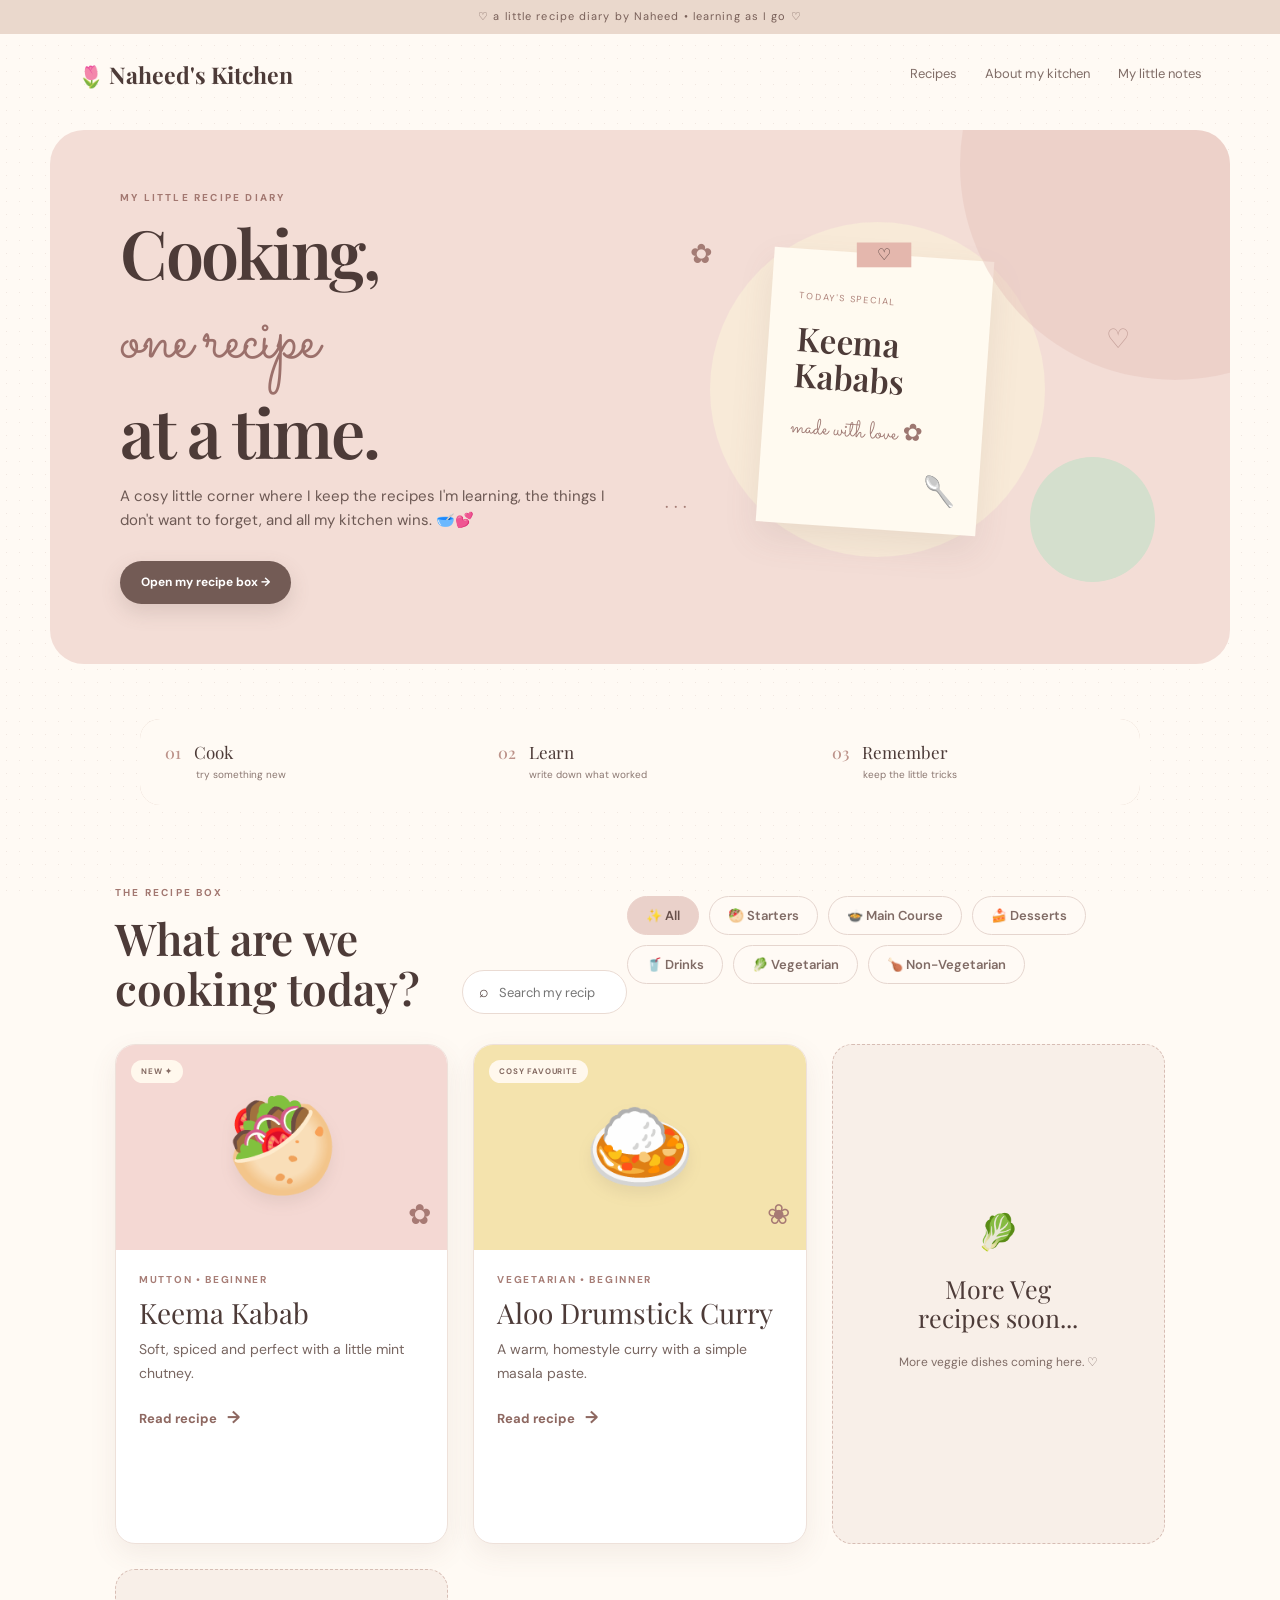
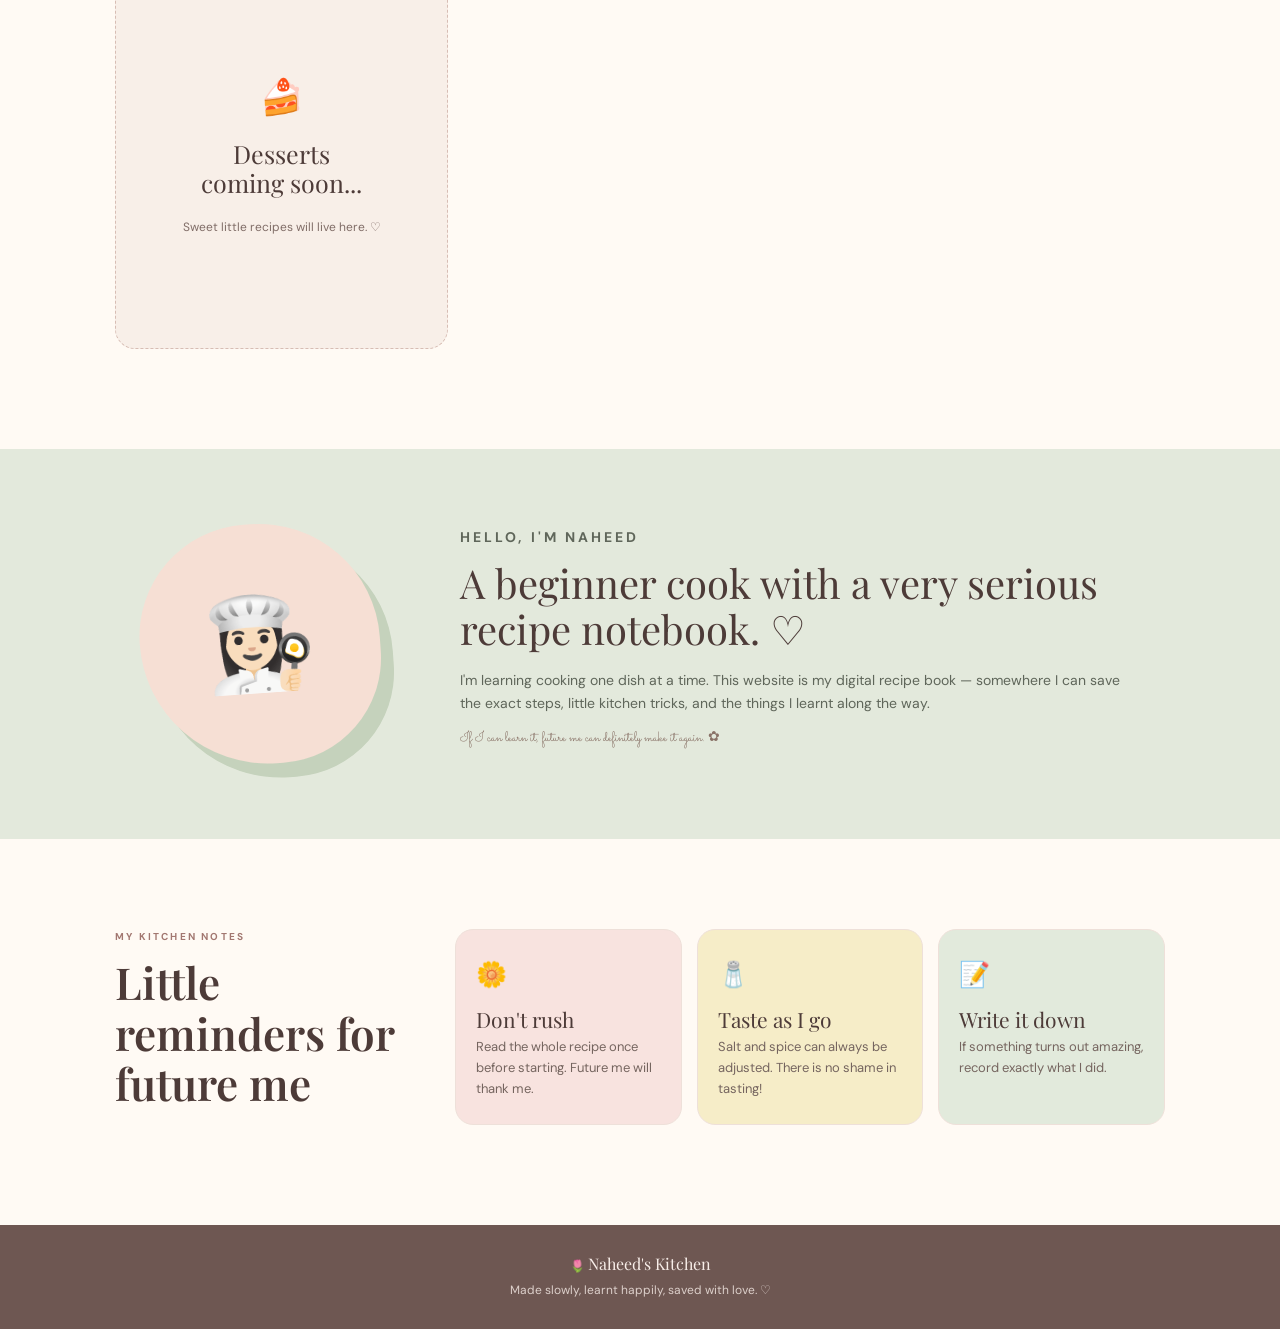
<file: index.html>
<!DOCTYPE html>
<html lang="en">
<head>
  <meta charset="UTF-8">
  <meta name="viewport" content="width=device-width, initial-scale=1.0">
  <title>Naheed's Kitchen 🌸</title>
  <link rel="stylesheet" href="style.css">
</head>
<body><div class="top-note">♡ a little recipe diary by Naheed • learning as I go ♡</div><header class="site-header"><a class="logo" href="index.html"><span>🌷</span> Naheed's Kitchen</a><nav>
<a href="#recipes">Recipes</a>
<div class="category-dropdown"><button class="category-button">Categories ⌄</button>
<div class="category-dropdown">
  <a href="#recipes" data-filter="all">✨ All Recipes</a>

  <div class="submenu-title">CATEGORY</div>

  <a href="#recipes" data-filter="starter">🥙 Starters</a>
  <a href="#recipes" data-filter="main">🍲 Main Course</a>
  <a href="#recipes" data-filter="dessert">🍰 Desserts</a>
  <a href="#recipes" data-filter="drinks">🥤 Drinks</a>

  <div class="submenu-title">DIET</div>

  <a href="#recipes" data-filter="veg">🥬 Vegetarian</a>
  <a href="#recipes" data-filter="nonveg">🍗 Non-Vegetarian</a>
</div></div>
<a href="#about">About my kitchen</a><a href="#notes">My little notes</a></nav></header><main><section class="hero"><div><p class="eyebrow">MY LITTLE RECIPE DIARY</p><h1>Cooking,<br><em>one recipe</em><br>at a time.</h1><p class="hero-text">A cosy little corner where I keep the recipes I'm learning, the things I don't want to forget, and all my kitchen wins. 🥣💕</p><a class="button" href="#recipes">Open my recipe box →</a></div><div class="hero-art"><div class="blob blob-one"></div><div class="blob blob-two"></div><div class="recipe-paper"><div class="paper-tape">♡</div><p class="paper-small">TODAY'S SPECIAL</p><h2>Keema<br>Kababs</h2><div class="scribble">made with love ✿</div><span class="paper-spoon">🥄</span></div><span class="doodle doodle-one">✿</span><span class="doodle doodle-two">♡</span><span class="doodle doodle-three">· · ·</span></div></section><section class="intro-strip"><div><span>01</span><strong>Cook</strong><small>try something new</small></div><div><span>02</span><strong>Learn</strong><small>write down what worked</small></div><div><span>03</span><strong>Remember</strong><small>keep the little tricks</small></div></section><section id="recipes" class="recipes-section"><div class="section-heading"><div><p class="eyebrow">THE RECIPE BOX</p><h2>What are we cooking today?</h2></div><div class="search-wrap"><span>⌕</span><input id="search" type="search" placeholder="Search my recipes..."></div>
<div class="category-pills">

  <button class="active" data-filter="all">
    ✨ All
  </button>

  <button data-filter="starter">
    🥙 Starters
  </button>

  <button data-filter="main">
    🍲 Main Course
  </button>

  <button data-filter="dessert">
    🍰 Desserts
  </button>

  <button data-filter="drinks">
    🥤 Drinks
  </button>

  <button data-filter="veg">
    🥬 Vegetarian
  </button>

  <button data-filter="nonveg">
    🍗 Non-Vegetarian
  </button>

</div></div>
<div id="recipe-grid" class="recipe-grid"><a class="recipe-card card-pink" data-name="keema kabab mutton beginner nonveg starter" data-category="nonveg starter" href="recipes/01-keema-kabab.html"><div class="card-visual"><span class="pin">NEW ✦</span><div class="food-placeholder">🥙</div><span class="flower">✿</span></div><div class="card-content"><p class="card-category">MUTTON • BEGINNER</p><h3>Keema Kabab</h3><p>Soft, spiced and perfect with a little mint chutney.</p><span class="read">Read recipe <b>→</b></span></div></a><a class="recipe-card card-yellow" data-name="aloo drumstick curry vegetarian beginner veg" data-category="veg" href="recipes/02-aloo-drumstick.html"><div class="card-visual"><span class="pin">COSY FAVOURITE</span><div class="food-placeholder">🍛</div><span class="flower">❀</span></div><div class="card-content"><p class="card-category">VEGETARIAN • BEGINNER</p><h3>Aloo Drumstick Curry</h3><p>A warm, homestyle curry with a simple masala paste.</p><span class="read">Read recipe <b>→</b></span></div></a><div class="coming-card category-coming" data-category="veg"><span>🥬</span>
<h3>More Veg<br>recipes soon...</h3><p>More veggie dishes coming here. ♡</p></div>
<div class="coming-card category-coming" data-category="dessert"><span>🍰</span>
<h3>Desserts<br>coming soon...</h3><p>Sweet little recipes will live here. ♡</p></div></div><p id="no-results" class="no-results">No recipe found — perhaps it's still cooking? 🥣</p></section><section id="about" class="about-section"><div class="about-card"><div class="about-photo">👩🏻‍🍳</div><div><p class="eyebrow">HELLO, I'M NAHEED</p><h2>A beginner cook with a very serious recipe notebook. ♡</h2><p>I'm learning cooking one dish at a time. This website is my digital recipe book — somewhere I can save the exact steps, little kitchen tricks, and the things I learnt along the way.</p><p class="hand-note">If I can learn it, future me can definitely make it again. ✿</p></div></div></section><section id="notes" class="notes-section"><div class="notes-title"><p class="eyebrow">MY KITCHEN NOTES</p><h2>Little reminders for future me</h2></div><div class="notes-grid"><div class="note"><span>🌼</span><h3>Don't rush</h3><p>Read the whole recipe once before starting. Future me will thank me.</p></div><div class="note"><span>🧂</span><h3>Taste as I go</h3><p>Salt and spice can always be adjusted. There is no shame in tasting!</p></div><div class="note"><span>📝</span><h3>Write it down</h3><p>If something turns out amazing, record exactly what I did.</p></div></div></section></main><footer><div>🌷 <strong>Naheed's Kitchen</strong></div><p>Made slowly, learnt happily, saved with love. ♡</p></footer><script src="script.js"></script></body>
</html>
</file>
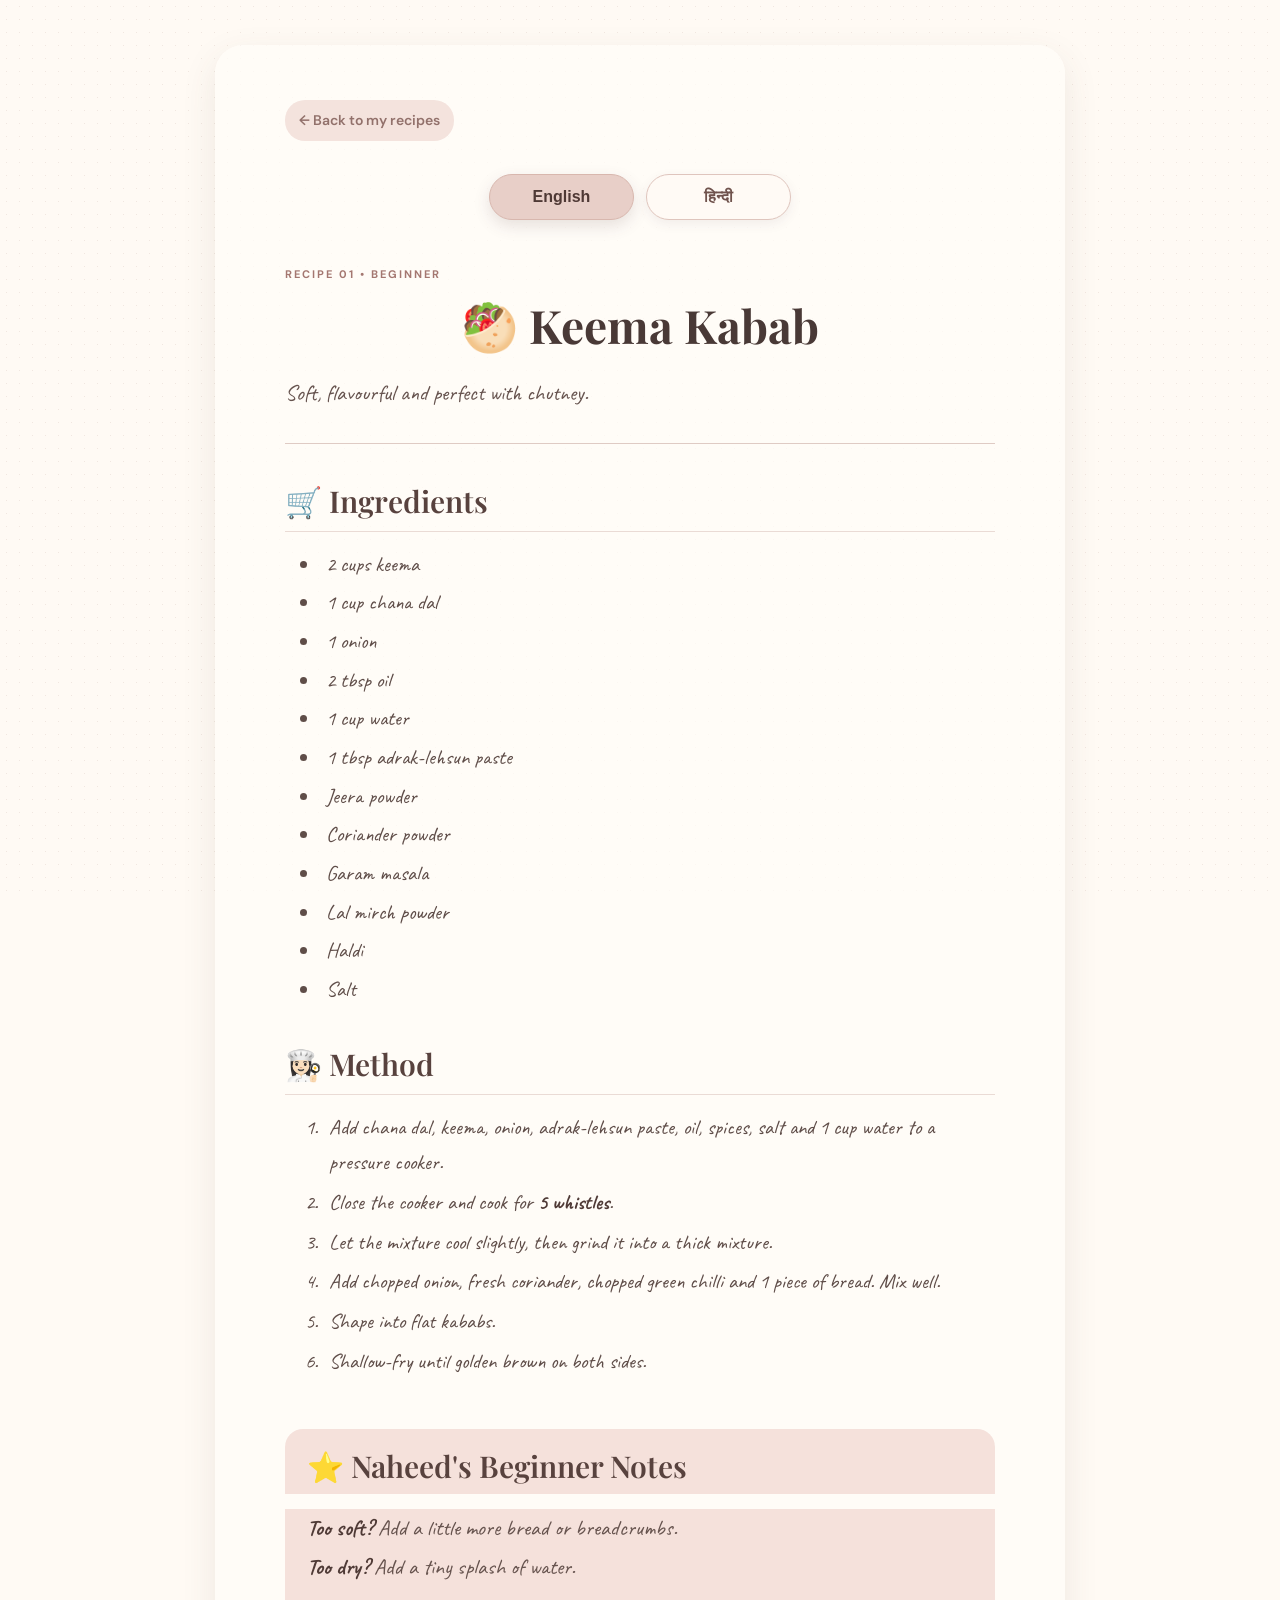
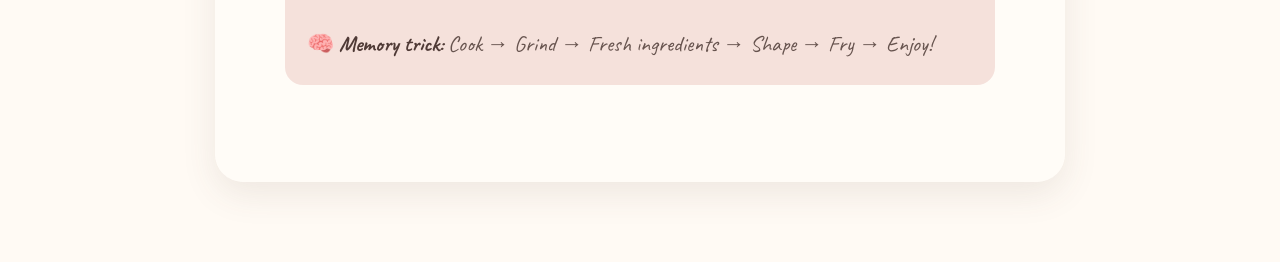
<file: recipes/01-keema-kabab.html>
<!DOCTYPE html>
<html lang="en"><head><meta charset="UTF-8"><meta name="viewport" content="width=device-width,initial-scale=1.0">
<title>Keema Kabab | Naheed's Kitchen</title><link rel="stylesheet" href="../style.css">
<link rel="stylesheet" href="../recipe.css">
<link href="https://fonts.googleapis.com/css2?family=Noto+Sans+Devanagari:wght@400;500;600;700&display=swap" rel="stylesheet">
</head>
<body>
<main class="recipe-page">
<a href="../index.html">← Back to my recipes</a>
<div class="language-switcher">
  <button class="language-btn active" data-language="english">
    English
  </button>

  <button class="language-btn" data-language="hindi">
     हिन्दी
  </button>
</div>
<div class="recipe-english">

<p class="eyebrow" style="margin-top:45px">RECIPE 01 • BEGINNER</p>
  <h1>🥙 Keema Kabab</h1>
<p>Soft, flavourful and perfect with chutney.</p>
<hr>
<h2>🛒 Ingredients</h2>
<ul>
<li>2 cups keema</li><li>1 cup chana dal</li><li>1 onion</li><li>2 tbsp oil</li><li>1 cup water</li>
<li>1 tbsp adrak-lehsun paste</li><li>Jeera powder</li><li>Coriander powder</li>
<li>Garam masala</li><li>Lal mirch powder</li><li>Haldi</li><li>Salt</li>
</ul>
<h2>👩🏻‍🍳 Method</h2>
<ol>
<li>Add chana dal, keema, onion, adrak-lehsun paste, oil, spices, salt and 1 cup water to a pressure cooker.</li>
<li>Close the cooker and cook for <strong>5 whistles</strong>.</li>
<li>Let the mixture cool slightly, then grind it into a thick mixture.</li>
<li>Add chopped onion, fresh coriander, chopped green chilli and 1 piece of bread. Mix well.</li>
<li>Shape into flat kababs.</li>
<li>Shallow-fry until golden brown on both sides.</li>
</ol>
<h2>⭐ Naheed's Beginner Notes</h2>
<p><strong>Too soft?</strong> Add a little more bread or breadcrumbs.<br>
<strong>Too dry?</strong> Add a tiny splash of water.<br><br>
🧠 <strong>Memory trick:</strong> Cook → Grind → Fresh ingredients → Shape → Fry → Enjoy!</p> </div>
  <div class="recipe-hindi" hidden>

  <div class="eyebrow">रेसिपी 01 · शुरुआती</div>

  <h1>🥩 कीमा कबाब</h1>

  <p>
    नरम, स्वादिष्ट और चटनी के साथ बेहद स्वादिष्ट।
  </p>

  <hr>

  <h2>🛒 सामग्री</h2>

  <ul>
    <li>2 कप कीमा</li>
    <li>1 कप चना दाल</li>
    <li>1 प्याज़</li>
    <li>2 बड़े चम्मच तेल</li>
    <li>1 कप पानी</li>
    <li>1 बड़ा चम्मच अदरक-लहसुन का पेस्ट</li>
    <li>जीरा पाउडर</li>
    <li>धनिया पाउडर</li>
    <li>गरम मसाला</li>
    <li>लाल मिर्च पाउडर</li>
    <li>हल्दी</li>
    <li>नमक</li>
  </ul>

  <h2>👩🏻‍🍳 बनाने की विधि</h2>

  <ol>
    <li>
      प्रेशर कुकर में चना दाल, कीमा, प्याज़,
      अदरक-लहसुन का पेस्ट, तेल, मसाले, नमक और
      1 कप पानी डालें।
    </li>

    <li>
      कुकर बंद करें और 5 सीटी आने तक पकाएँ।
    </li>

    <li>
      मिश्रण को थोड़ा ठंडा होने दें और फिर इसे
      पीसकर गाढ़ा मिश्रण बना लें।
    </li>

    <li>
      कटा हुआ प्याज़, ताज़ा धनिया, कटी हुई हरी मिर्च
      और ब्रेड का एक टुकड़ा डालकर अच्छी तरह मिलाएँ।
    </li>

    <li>
      मिश्रण के चपटे कबाब बनाएँ।
    </li>

    <li>
      दोनों तरफ से सुनहरा भूरा होने तक
      हल्का तलें।
    </li>
  </ol>

  <h2>⭐ Naheed की शुरुआती टिप्स</h2>

  <p>
    <strong>बहुत नरम है?</strong>
    थोड़ा और ब्रेड या ब्रेडक्रम्ब्स डालें।
  </p>

  <p>
    <strong>बहुत सूखा है?</strong>
    थोड़ा सा पानी डालें।
  </p>

  <p>
    🧠 <strong>याद रखने की ट्रिक:</strong>
    पकाएँ → पीसें → ताज़ी सामग्री → आकार दें → तलें → आनंद लें!
  </p>

</div>
</main>

<script src="../script.js?v=2"></script>

</body>
</html>
</file>
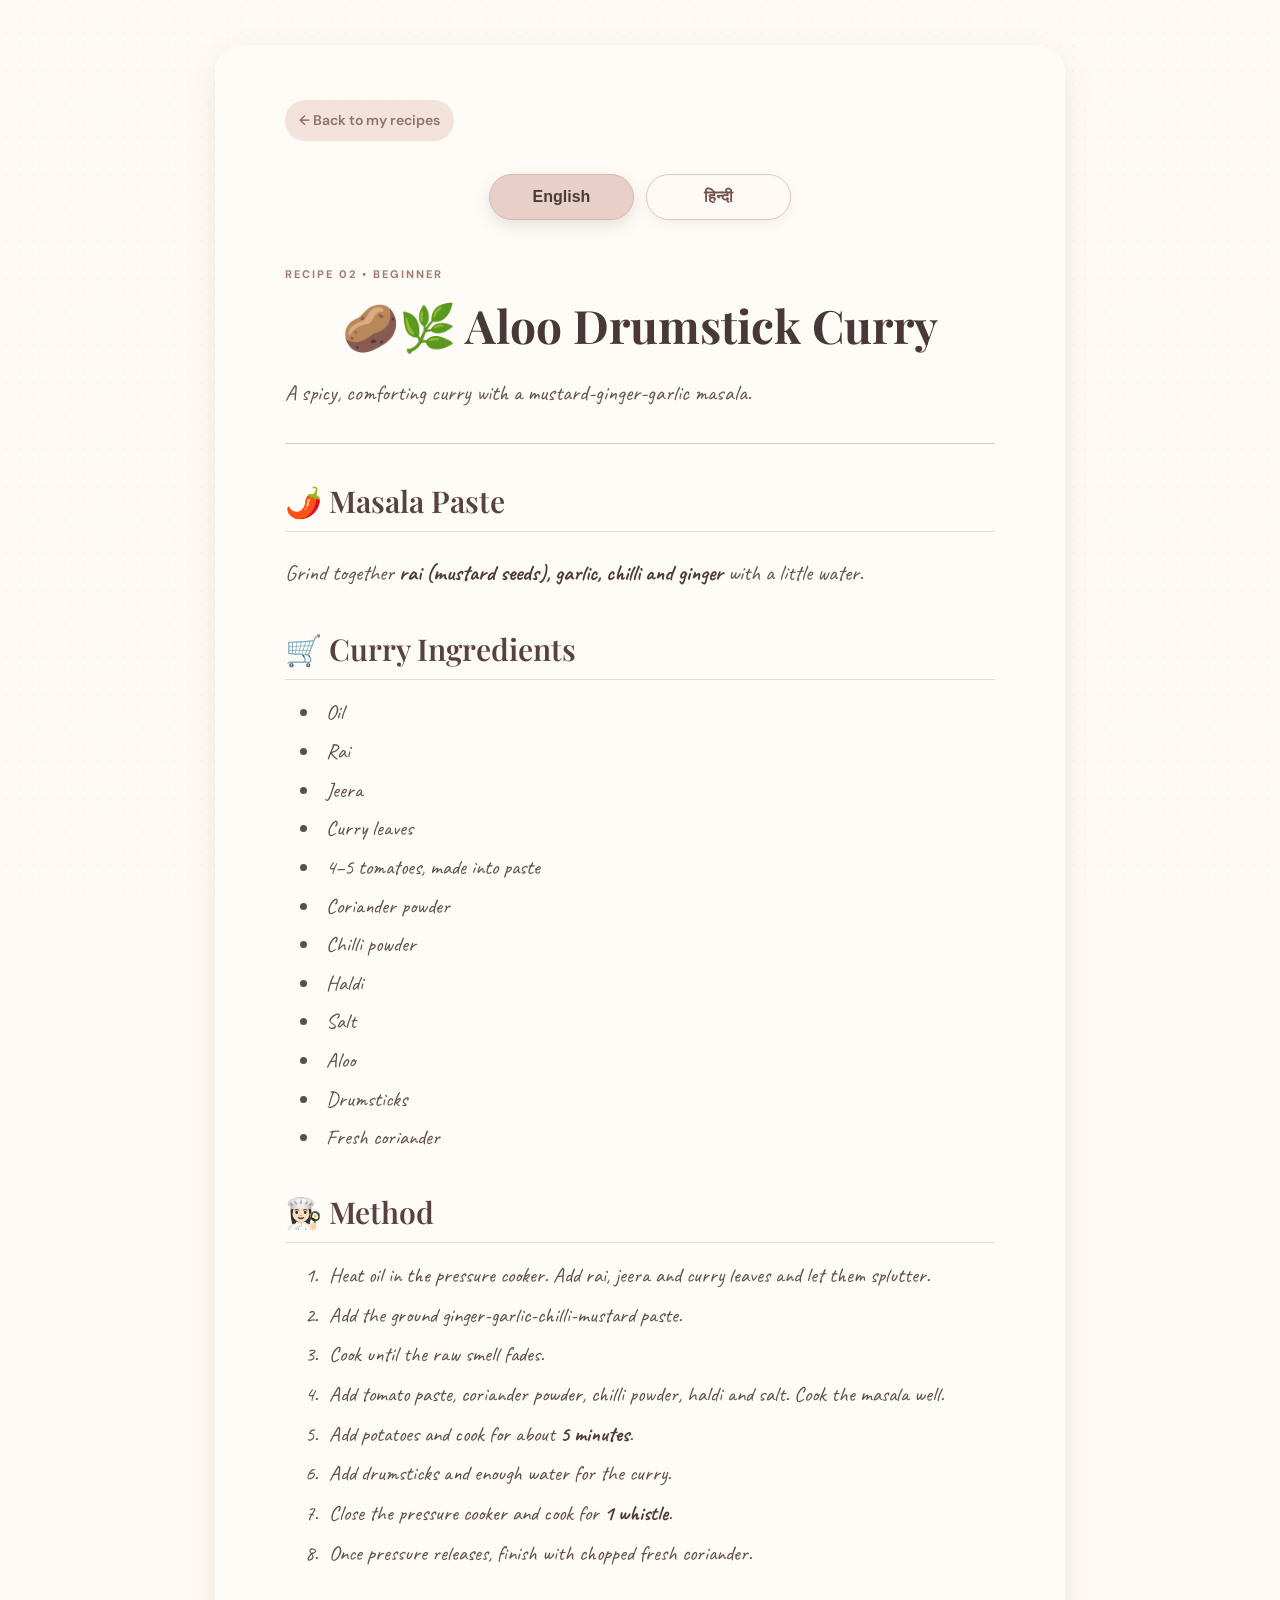
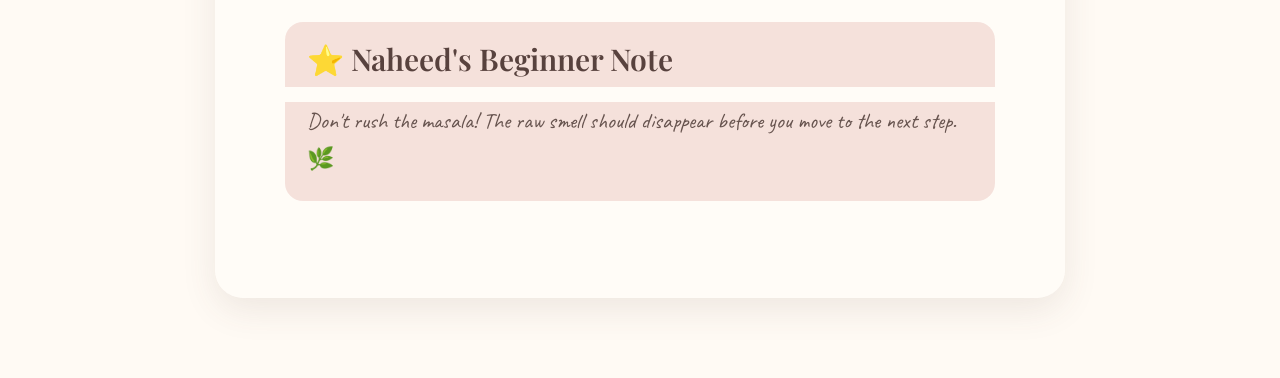
<file: recipes/02-aloo-drumstick.html>
<!DOCTYPE html>
<html lang="en">
<head>
<meta charset="UTF-8">
<meta name="viewport" content="width=device-width,initial-scale=1.0">

<title>Aloo Drumstick Curry | Naheed's Kitchen</title>

<link rel="stylesheet" href="../style.css">
<link rel="stylesheet" href="../recipe.css?v=3">

<link href="https://fonts.googleapis.com/css2?family=Noto+Sans+Devanagari:wght@400;500;600;700&display=swap" rel="stylesheet">
</head>

<body>

<main class="recipe-page">

<a href="../index.html">← Back to my recipes</a>

<div class="language-switcher">

  <button class="language-btn active" data-language="english">
    English
  </button>

  <button class="language-btn" data-language="hindi">
    हिन्दी
  </button>

</div>


<!-- ================= ENGLISH ================= -->

<div class="recipe-english">

<p class="eyebrow" style="margin-top:45px">
RECIPE 02 • BEGINNER
</p>

<h1>🥔🌿 Aloo Drumstick Curry</h1>

<p>
A spicy, comforting curry with a mustard-ginger-garlic masala.
</p>

<hr>

<h2>🌶️ Masala Paste</h2>

<p>
Grind together
<strong>rai (mustard seeds), garlic, chilli and ginger</strong>
with a little water.
</p>


<h2>🛒 Curry Ingredients</h2>

<ul>

<li>Oil</li>
<li>Rai</li>
<li>Jeera</li>
<li>Curry leaves</li>
<li>4–5 tomatoes, made into paste</li>
<li>Coriander powder</li>
<li>Chilli powder</li>
<li>Haldi</li>
<li>Salt</li>
<li>Aloo</li>
<li>Drumsticks</li>
<li>Fresh coriander</li>

</ul>


<h2>👩🏻‍🍳 Method</h2>

<ol>

<li>
Heat oil in the pressure cooker.
Add rai, jeera and curry leaves and let them splutter.
</li>

<li>
Add the ground ginger-garlic-chilli-mustard paste.
</li>

<li>
Cook until the raw smell fades.
</li>

<li>
Add tomato paste, coriander powder, chilli powder,
haldi and salt. Cook the masala well.
</li>

<li>
Add potatoes and cook for about <strong>5 minutes</strong>.
</li>

<li>
Add drumsticks and enough water for the curry.
</li>

<li>
Close the pressure cooker and cook for
<strong>1 whistle</strong>.
</li>

<li>
Once pressure releases, finish with chopped fresh coriander.
</li>

</ol>


<h2>⭐ Naheed's Beginner Note</h2>

<p>
Don't rush the masala!
The raw smell should disappear before you move to the next step. 🌿
</p>

</div>



<!-- ================= HINDI ================= -->

<div class="recipe-hindi" hidden>

<p class="eyebrow" style="margin-top:45px">
रेसिपी 02 · शुरुआती
</p>

<h1>🥔🌿 आलू सहजन की सब्ज़ी</h1>

<p>
सरसों, अदरक और लहसुन के मसाले से बनी स्वादिष्ट और आरामदायक करी।
</p>

<hr>


<h2>🌶️ मसाला पेस्ट</h2>

<p>
थोड़े से पानी के साथ
<strong>राई, लहसुन, हरी मिर्च और अदरक</strong>
को पीसकर पेस्ट बना लें।
</p>


<h2>🛒 सब्ज़ी की सामग्री</h2>

<ul>

<li>तेल</li>
<li>राई</li>
<li>जीरा</li>
<li>करी पत्ते</li>
<li>4–5 टमाटर, पेस्ट बनाए हुए</li>
<li>धनिया पाउडर</li>
<li>लाल मिर्च पाउडर</li>
<li>हल्दी</li>
<li>नमक</li>
<li>आलू</li>
<li>सहजन की फली</li>
<li>ताज़ा धनिया</li>

</ul>


<h2>👩🏻‍🍳 बनाने की विधि</h2>

<ol>

<li>
प्रेशर कुकर में तेल गरम करें।
राई, जीरा और करी पत्ते डालकर चटकने दें।
</li>

<li>
पीसा हुआ अदरक-लहसुन-हरी मिर्च और राई का पेस्ट डालें।
</li>

<li>
मसाले को तब तक पकाएँ जब तक कच्ची खुशबू खत्म न हो जाए।
</li>

<li>
टमाटर का पेस्ट, धनिया पाउडर, लाल मिर्च पाउडर,
हल्दी और नमक डालें। मसाले को अच्छी तरह पकाएँ।
</li>

<li>
आलू डालें और लगभग <strong>5 मिनट</strong> तक पकाएँ।
</li>

<li>
सहजन की फलियाँ और करी के लिए पर्याप्त पानी डालें।
</li>

<li>
प्रेशर कुकर बंद करें और
<strong>1 सीटी</strong> आने तक पकाएँ।
</li>

<li>
प्रेशर निकलने के बाद ऊपर से कटा हुआ ताज़ा धनिया डालें।
</li>

</ol>


<h2>⭐ Naheed की शुरुआती टिप</h2>

<p>
मसाला पकाने में जल्दबाज़ी न करें!
अगला कदम शुरू करने से पहले मसाले की कच्ची खुशबू पूरी तरह
खत्म हो जानी चाहिए। 🌿
</p>

</div>

</main>

<script src="../script.js?v=3"></script>

</body>
</html>
</file>
<file: style.css>
@import url('https://fonts.googleapis.com/css2?family=DM+Sans:wght@400;500;600;700&family=Playfair+Display:wght@500;600;700&family=Sacramento&display=swap');
:root{--cream:#fffaf4;--white:#fffdf9;--ink:#4d3b38;--muted:#806d67;--rose:#e9beb7;--blush:#f5d9d4;--peach:#f5cdb5;--butter:#f2dfaa;--sage:#d4dfcd;--brown:#735b55}
*{box-sizing:border-box}html{scroll-behavior:smooth}body{margin:0;background:var(--cream);color:var(--ink);font-family:'DM Sans',sans-serif;line-height:1.6}body:before{content:'';position:fixed;inset:0;pointer-events:none;opacity:.2;background-image:radial-gradient(#b99a90 .45px,transparent .45px);background-size:13px 13px;z-index:-1}a{text-decoration:none;color:inherit}.top-note{text-align:center;background:#ead8cc;color:#785f58;font-size:11px;letter-spacing:.1em;padding:8px}.site-header{max-width:1180px;margin:auto;padding:25px 28px;display:flex;justify-content:space-between;align-items:center}.logo{font:700 23px 'Playfair Display',serif}.logo span{font-size:21px}nav{display:flex;gap:28px;font-size:13px;color:var(--muted)}nav a:hover{color:#ae776f}.hero{max-width:1180px;margin:15px auto 55px;padding:60px 70px;display:grid;grid-template-columns:1fr 1fr;align-items:center;overflow:hidden;border-radius:34px;background:#f3ddd6;position:relative}.hero:after{content:'';position:absolute;width:430px;height:430px;border-radius:50%;background:#e8c5bd;right:-160px;top:-180px;opacity:.5}.eyebrow{font-size:10px;letter-spacing:.22em;font-weight:700;color:#a27770;margin:0 0 12px}.hero h1{font:600 68px/1.01 'Playfair Display',serif;margin:0 0 18px;letter-spacing:-.035em}.hero h1 em{font:400 1.12em 'Sacramento',cursive;color:#9b706b}.hero-text{max-width:510px;color:#6d5954;font-size:15px}.button{display:inline-block;margin-top:14px;background:var(--brown);color:#fff;padding:12px 21px;border-radius:30px;font-size:12px;font-weight:700;box-shadow:0 8px 20px #765d5830}.hero-art{height:370px;position:relative}.blob{position:absolute;border-radius:50%}.blob-one{width:335px;height:335px;background:#f8ead8;left:70px;top:10px}.blob-two{width:125px;height:125px;background:var(--sage);right:5px;bottom:0}.recipe-paper{position:absolute;background:#fffaf0;width:220px;height:275px;left:125px;top:42px;transform:rotate(4deg);padding:40px 28px;box-shadow:0 15px 35px #765d581c}.paper-tape{position:absolute;top:-12px;left:82px;background:#e4b7ad;width:55px;height:25px;text-align:center;transform:rotate(-4deg)}.paper-small{font-size:9px;letter-spacing:.2em;color:#ad8178;margin:0}.recipe-paper h2{font:600 33px/1.08 'Playfair Display',serif;margin:18px 0}.scribble{font:24px 'Sacramento',cursive;color:#9d7771}.paper-spoon{position:absolute;right:22px;bottom:18px;font-size:28px}.doodle{position:absolute;color:#a47c75;font-size:27px}.doodle-one{top:20px;left:50px}.doodle-two{right:30px;top:105px}.doodle-three{left:25px;bottom:60px;font-size:18px}.intro-strip{max-width:1000px;margin:0 auto 80px;display:grid;grid-template-columns:repeat(3,1fr);background:#dfc9bd;border-radius:20px;overflow:hidden}.intro-strip div{background:#fffaf4;padding:22px 25px}.intro-strip span{font:500 16px 'Playfair Display';color:#bd938a;margin-right:13px}.intro-strip strong{font:17px 'Playfair Display'}.intro-strip small{display:block;margin-left:31px;color:#8b7771;font-size:10px}.recipes-section,.notes-section{max-width:1100px;margin:0 auto 100px;padding:0 25px}.section-heading{display:flex;justify-content:space-between;align-items:end;margin-bottom:30px}.section-heading h2,.notes-title h2{font:600 40px/1.15 'Playfair Display';margin:0}.search-wrap{background:#fff;border:1px solid #eadbd3;border-radius:30px;padding:8px 16px;display:flex;align-items:center;gap:8px;width:245px}.search-wrap input{border:0;outline:0;background:transparent;width:100%;font:13px 'DM Sans';color:var(--ink)}.recipe-grid{display:grid;grid-template-columns:repeat(3,1fr);gap:25px}.recipe-card{background:#fff;border-radius:20px;overflow:hidden;border:1px solid #eee1da;transition:.25s;box-shadow:0 10px 28px #6f514916}.recipe-card:hover{transform:translateY(-6px);box-shadow:0 16px 34px #6f514921}.card-visual{height:205px;position:relative;display:flex;align-items:center;justify-content:center}.card-pink .card-visual{background:#f4d8d3}.card-yellow .card-visual{background:#f4e3ad}.food-placeholder{font-size:90px;filter:drop-shadow(0 8px 7px #6f514918)}.pin{position:absolute;top:15px;left:15px;background:#fff8ed;border-radius:20px;padding:5px 10px;font-size:8px;letter-spacing:.1em;color:#846a62;font-weight:700}.flower{position:absolute;right:16px;bottom:12px;font-size:28px;color:#a77a74}.card-content{padding:22px 23px 25px}.card-category{font-size:9px;letter-spacing:.17em;font-weight:700;color:#a77d76;margin:0 0 6px}.card-content h3{font:25px 'Playfair Display';margin:0 0 7px}.card-content p:not(.card-category){font-size:13px;color:#786661;margin:0 0 18px}.read{font-size:12px;font-weight:700;color:#8e6861}.read b{font-size:17px;margin-left:7px}.coming-card{border:1.5px dashed #d7bdb4;border-radius:20px;padding:30px;background:#f8efe8;display:flex;flex-direction:column;justify-content:center;min-height:380px;text-align:center}.coming-card>span{font-size:35px}.coming-card h3{font:25px/1.15 'Playfair Display';margin:15px 0 8px}.coming-card p{font-size:12px;color:#806d67}.no-results{display:none;text-align:center;padding:30px;color:#846f69}.about-section{background:#e3e9dc;padding:75px 25px;margin-bottom:90px}.about-card{max-width:1000px;margin:auto;display:grid;grid-template-columns:260px 1fr;gap:60px;align-items:center}.about-photo{width:240px;height:240px;border-radius:48% 52% 45% 55%;background:#f6dfd4;display:grid;place-items:center;font-size:90px;transform:rotate(-4deg);box-shadow:12px 15px 0 #c5d2bc}.about-card h2{font:37px/1.15 'Playfair Display';margin:0 0 17px}.about-card p{font-size:14px;color:#5f665a}.hand-note{font:27px 'Sacramento';color:#897267!important}.notes-section{display:grid;grid-template-columns:280px 1fr;gap:60px}.notes-title h2{font-size:34px}.notes-grid{display:grid;grid-template-columns:repeat(3,1fr);gap:15px}.note{background:#fff;border-radius:18px;padding:25px 20px;border:1px solid #eee0d9}.note:nth-child(1){background:#f8e3df}.note:nth-child(2){background:#f6edc8}.note:nth-child(3){background:#e2eadc}.note span{font-size:25px}.note h3{font:19px 'Playfair Display';margin:10px 0 4px}.note p{font-size:12px;color:#75655f;margin:0}footer{background:#6e5752;color:#f8eee9;padding:28px;text-align:center;font-size:12px}footer strong{font:16px 'Playfair Display'}footer p{margin:5px 0 0;opacity:.8}@media(max-width:850px){.site-header{padding:20px}.site-header nav{display:none}.hero{grid-template-columns:1fr;padding:45px 30px}.hero h1{font-size:56px}.hero-art{margin-top:25px;height:330px}.recipe-paper{left:50%;transform:translateX(-50%) rotate(4deg)}.blob-one{left:50%;transform:translateX(-50%)}.intro-strip{margin-left:20px;margin-right:20px}.recipe-grid{grid-template-columns:1fr 1fr}.about-card{grid-template-columns:1fr;gap:30px}.about-photo{margin:auto}.notes-section{grid-template-columns:1fr}.notes-grid{grid-template-columns:1fr 1fr}}@media(max-width:560px){.hero{margin:10px 12px 45px;border-radius:25px}.hero h1{font-size:48px}.hero-art{height:290px}.recipe-paper{width:195px;height:245px;padding:35px 23px}.recipe-paper h2{font-size:29px}.intro-strip{grid-template-columns:1fr;margin-bottom:55px}.intro-strip div{padding:15px 20px}.recipe-grid,.notes-grid{grid-template-columns:1fr}.section-heading{display:block}.section-heading h2{font-size:32px;margin-bottom:20px}.search-wrap{width:100%}.about-card h2{font-size:31px}.recipes-section,.notes-section{margin-bottom:65px}}

.category-menu{position:relative}.category-button{border:0;background:transparent;color:var(--muted);font:13px "DM Sans";cursor:pointer}
.category-dropdown{display:none;position:absolute;top:26px;left:-15px;min-width:180px;background:#fffaf5;border:1px solid #eadbd3;border-radius:16px;padding:8px;box-shadow:0 15px 30px #6f51491c;z-index:50}
.category-menu:hover .category-dropdown,.category-menu:focus-within .category-dropdown{display:block}
.category-dropdown a{display:block;padding:9px 12px;border-radius:10px;font-size:12px;color:#725f59}
.category-dropdown a:hover{background:#f5e2dc}
.category-pills{display:flex;gap:9px;flex-wrap:wrap;margin:-8px 0 25px}
.category-pills button{border:1px solid #e5d5ce;background:#fffaf5;color:#806b65;border-radius:25px;padding:8px 15px;font:600 11px "DM Sans";cursor:pointer}
.category-pills button:hover,.category-pills button.active{background:#ead1ca;border-color:#ead1ca;color:#674f4a}
.category-coming{min-height:380px}
/* =========================================
   CATEGORY MENU
========================================= */

.category-menu {
  position: relative;
}

.category-button {
  border: none;
  background: transparent;
  color: var(--muted);
  font: 600 14px "DM Sans", sans-serif;
  cursor: pointer;
  padding: 8px 4px;
}

.category-dropdown {
  display: none;
  position: absolute;
  top: 38px;
  left: -25px;
  min-width: 220px;
  background: #fffaf5;
  border: 1px solid #eadbd3;
  border-radius: 18px;
  padding: 10px;
  box-shadow: 0 18px 40px rgba(111,81,73,.15);
  z-index: 100;
}

.category-menu:hover .category-dropdown,
.category-menu:focus-within .category-dropdown {
  display: block;
}

.category-dropdown a {
  display: block;
  padding: 11px 14px;
  border-radius: 11px;
  font-size: 14px;
  color: #725f59;
  transition: .2s ease;
}

.category-dropdown a:hover {
  background: #f5e2dc;
  color: #604b46;
  transform: translateX(2px);
}

.submenu-title {
  padding: 12px 14px 5px;
  font-size: 10px;
  font-weight: 800;
  letter-spacing: .16em;
  color: #a47c74;
}


/* =========================================
   CATEGORY PILLS
========================================= */

.category-pills {
  display: flex;
  gap: 10px;
  flex-wrap: wrap;
  margin: -8px 0 30px;
}

.category-pills button {
  border: 1px solid #e5d5ce;
  background: #fffaf5;
  color: #806b65;
  border-radius: 30px;
  padding: 10px 18px;
  font: 600 13px "DM Sans", sans-serif;
  cursor: pointer;
  transition: .2s ease;
}

.category-pills button:hover {
  background: #f5e2dc;
  transform: translateY(-2px);
}

.category-pills button.active {
  background: #ead1ca;
  border-color: #ead1ca;
  color: #674f4a;
}


/* =========================================
   BIGGER, MORE ELEGANT TYPOGRAPHY
========================================= */

.section-heading h2,
.notes-title h2 {
  font-size: 44px;
}

.card-content h3 {
  font-size: 28px;
}

.card-content p:not(.card-category) {
  font-size: 14px;
  line-height: 1.7;
}

.card-category {
  font-size: 10px;
}

.read {
  font-size: 13px;
}

.about-card h2 {
  font-size: 40px;
}

.note h3 {
  font-size: 21px;
}

.note p {
  font-size: 13px;
}

.recipe-card {
  min-height: 500px;
}


/* =========================================
   FILTERED CARDS
========================================= */

.recipe-card[hidden],
.category-coming[hidden] {
  display: none !important;
}

.no-results[hidden] {
  display: none !important;
}


/* =========================================
   MOBILE
========================================= */

@media (max-width: 850px) {

  .section-heading h2,
  .notes-title h2 {
    font-size: 38px;
  }

  .card-content h3 {
    font-size: 26px;
  }

}

@media (max-width: 560px) {

  .category-pills {
    gap: 7px;
  }

  .category-pills button {
    padding: 9px 13px;
    font-size: 12px;
  }

  .section-heading h2 {
    font-size: 32px;
  }

}
/* =========================================================
   RECIPE PAGE — centered, larger & handwritten
   ========================================================= */

@import url('https://fonts.googleapis.com/css2?family=Kalam:wght@300;400;700&display=swap');

body:has(> main > a[href="../index.html"]) > main {
  width: min(820px, calc(100% - 48px));
  margin: 0 auto;
  padding: 58px 55px 85px;
  background: rgba(255,253,249,.75);
}

/* Back link */
body:has(> main > a[href="../index.html"]) > main > a:first-child {
  display: inline-block;
  margin-bottom: 28px;
  font-size: 14px;
  font-weight: 600;
  color: #92716b;
  padding: 8px 14px;
  border-radius: 20px;
  background: #f4e3dd;
}

/* Small recipe label */
body:has(> main > a[href="../index.html"]) > main > .eyebrow {
  font-size: 12px;
  letter-spacing: .18em;
  margin: 10px 0 18px;
}

/* Recipe title */
body:has(> main > a[href="../index.html"]) > main > h1 {
  font: 600 43px/1.2 'Playfair Display', serif;
  margin: 0 0 14px;
  color: #493936;
}

/* Intro description */
body:has(> main > a[href="../index.html"]) > main > p {
  font: 400 20px/1.8 'Kalam', cursive;
  color: #685652;
  margin: 8px 0 25px;
}

/* Divider */
body:has(> main > a[href="../index.html"]) > main hr {
  border: 0;
  border-top: 1px solid #dfcbc4;
  margin: 30px 0 34px;
}

/* Section headings */
body:has(> main > a[href="../index.html"]) > main h2 {
  font: 600 29px/1.3 'Playfair Display', serif;
  color: #58423e;
  margin: 32px 0 12px;
}

/* Ingredients + method */
body:has(> main > a[href="../index.html"]) > main ul,
body:has(> main > a[href="../index.html"]) > main ol {
  margin: 14px 0 28px;
  padding-left: 32px;
  font: 400 20px/1.85 'Kalam', cursive;
  color: #62504b;
}

/* Individual ingredients / steps */
body:has(> main > a[href="../index.html"]) > main li {
  padding-left: 6px;
  margin: 4px 0;
}

/* Bold words */
body:has(> main > a[href="../index.html"]) > main strong {
  font-weight: 700;
  color: #4f3a36;
}

/* Beginner note */
body:has(> main > a[href="../index.html"]) > main h2:last-of-type {
  margin-top: 42px;
  padding: 18px 22px 8px;
  background: #f5e1db;
  border-radius: 18px 18px 0 0;
}

body:has(> main > a[href="../index.html"]) > main h2:last-of-type + p {
  margin-top: 0;
  padding: 0 22px 22px;
  background: #f5e1db;
  border-radius: 0 0 18px 18px;
}

/* Mobile */
@media (max-width: 600px) {

  body:has(> main > a[href="../index.html"]) > main {
    width: calc(100% - 24px);
    padding: 35px 22px 60px;
  }

  body:has(> main > a[href="../index.html"]) > main > h1 {
    font-size: 34px;
  }

  body:has(> main > a[href="../index.html"]) > main > p,
  body:has(> main > a[href="../index.html"]) > main ul,
  body:has(> main > a[href="../index.html"]) > main ol {
    font-size: 18px;
    line-height: 1.75;
  }

  body:has(> main > a[href="../index.html"]) > main h2 {
    font-size: 25px;
  }
}
/* =====================================================
   NAHEED'S RECIPE JOURNAL
   RECIPE PAGE DESIGN
   ===================================================== */

@import url('https://fonts.googleapis.com/css2?family=Caveat:wght@400;500;600;700&family=Playfair+Display:wght@500;600;700&display=swap');


/* MAIN RECIPE PAPER */

.recipe-page {
  width: min(850px, calc(100% - 40px)) !important;
  margin: 45px auto 80px !important;
  padding: 55px 70px 75px !important;

  background: rgba(255, 253, 249, 0.96);

  border-radius: 28px;

  box-shadow:
    0 12px 40px rgba(111, 81, 73, 0.08);

  color: #55423e;

  font-family: 'Caveat', cursive !important;

  font-size: 21px !important;

  line-height: 1.8 !important;
}


/* BACK TO RECIPES */

.recipe-page > a:first-child {
  display: inline-block;

  font-family: 'DM Sans', sans-serif !important;

  font-size: 14px !important;
  font-weight: 600;

  color: #8c6c65;

  background: #f4e3dd;

  padding: 8px 16px;

  border-radius: 30px;

  margin-bottom: 30px;

  transition: .2s ease;
}

.recipe-page > a:first-child:hover {
  background: #ead1ca;
  transform: translateX(-3px);
}


/* RECIPE LABEL */

.recipe-page .eyebrow {
  font-family: 'DM Sans', sans-serif !important;

  font-size: 11px !important;

  letter-spacing: .2em;

  font-weight: 700;

  color: #a47770;

  margin-bottom: 15px !important;
}


/* BIG RECIPE TITLE */

.recipe-page h1 {
  font-family: 'Playfair Display', serif !important;

  font-size: 46px !important;

  line-height: 1.15 !important;

  color: #493936;

  margin: 0 0 18px !important;

  text-align: center;
}


/* INTRO DESCRIPTION */

.recipe-page > p {
  font-family: 'Caveat', cursive !important;

  font-size: 24px !important;

  line-height: 1.5 !important;

  text-align: center;

  color: #76615b;

  margin: 0 auto 30px !important;

  max-width: 650px;
}


/* DIVIDER */

.recipe-page hr {
  border: 0;

  border-top: 1px solid #dfcbc4;

  margin: 35px 0 40px;
}


/* SECTION HEADINGS */

.recipe-page h2 {
  font-family: 'Playfair Display', serif !important;

  font-size: 30px !important;

  line-height: 1.3 !important;

  color: #59423e;

  margin: 38px 0 15px !important;

  padding-bottom: 8px;

  border-bottom: 1px solid #eadbd5;
}


/* RECIPE TEXT */

.recipe-page p {
  font-family: 'Caveat', cursive !important;

  font-size: 22px !important;

  line-height: 1.75 !important;

  color: #64514c;
}


/* INGREDIENTS */

.recipe-page ul {
  padding-left: 35px !important;

  margin-top: 12px !important;
}

.recipe-page ul li {
  font-family: 'Caveat', cursive !important;

  font-size: 21px !important;

  line-height: 1.65 !important;

  margin: 2px 0;
}


/* METHOD */

.recipe-page ol {
  padding-left: 38px !important;

  margin-top: 15px !important;
}

.recipe-page ol li {
  font-family: 'Caveat', cursive !important;

  font-size: 21px !important;

  line-height: 1.7 !important;

  margin-bottom: 8px;
}


/* BOLD WORDS */

.recipe-page strong {
  color: #4f3b36;

  font-weight: 700;
}


/* BEGINNER NOTES */

.recipe-page h2:last-of-type {
  background: #f5e2dc;

  border: 0;

  border-radius: 20px 20px 0 0;

  padding: 20px 25px 8px;

  margin-top: 50px !important;
}

.recipe-page h2:last-of-type + p {
  background: #f5e2dc;

  border-radius: 0 0 20px 20px;

  padding: 0 25px 25px;

  margin-top: 0 !important;
}


/* MOBILE */

@media (max-width: 700px) {

  .recipe-page {
    width: calc(100% - 24px) !important;

    margin: 20px auto 50px !important;

    padding: 35px 25px 50px !important;

    font-size: 19px !important;
  }

  .recipe-page h1 {
    font-size: 36px !important;
  }

  .recipe-page h2 {
    font-size: 26px !important;
  }

  .recipe-page > p {
    font-size: 21px !important;
  }

  .recipe-page ul li,
  .recipe-page ol li {
    font-size: 19px !important;
  }
}
@media (max-width: 600px) {
  .category-filters {
    margin-top: 18px;
  }

  .search-box {
    margin-bottom: 18px;
  }
}
/* ================================
   MOBILE SEARCH + CATEGORY FIX
   ================================ */

@media (max-width: 600px) {

  /* Keep the search box on its own row */
  .search-container,
  .search-box {
    width: 100%;
    display: block;
    margin-bottom: 22px !important;
  }

  /* Move category buttons clearly below search */
  .category-menu {
    position: relative !important;
    display: flex !important;
    flex-wrap: wrap !important;
    gap: 10px !important;
    margin-top: 20px !important;
    padding-top: 8px !important;
    width: 100% !important;
    z-index: 2 !important;
  }

  /* Category buttons */
  .category-menu a {
    position: relative !important;
    display: inline-flex !important;
    align-items: center !important;
    justify-content: center !important;
    min-height: 48px !important;
    padding: 10px 18px !important;
    margin: 0 !important;
    border-radius: 24px !important;
    white-space: nowrap !important;
    box-sizing: border-box !important;
  }

  /* Make sure the category dropdown doesn't overlap */
  .category-dropdown {
    position: static !important;
    width: 100% !important;
    margin-top: 18px !important;
  }

  /* Prevent category area from sitting on top of search */
  .category-button {
    margin-bottom: 15px !important;
  }
}
/* =========================================
   MOBILE RECIPE SEARCH + CATEGORY LAYOUT
   ========================================= */

@media (max-width: 600px) {

  /* Stack everything vertically */
  .section-heading {
    display: flex !important;
    flex-direction: column !important;
    align-items: stretch !important;
    gap: 0 !important;
  }

  /* Recipe heading */
  .section-heading > div:first-child {
    width: 100% !important;
    margin-bottom: 22px !important;
  }

  /* Search box */
  .search-wrap {
    width: 100% !important;
    max-width: 100% !important;
    box-sizing: border-box !important;
    margin: 0 0 24px 0 !important;
    position: relative !important;
    order: 2 !important;
  }

  .search-wrap input {
    width: 100% !important;
    box-sizing: border-box !important;
    min-height: 54px !important;
  }

  /* Category buttons */
  .category-pills {
    width: 100% !important;
    box-sizing: border-box !important;
    display: flex !important;
    flex-wrap: wrap !important;
    justify-content: center !important;
    align-items: center !important;
    gap: 10px !important;
    margin: 0 !important;
    padding: 0 !important;
    position: relative !important;
    order: 3 !important;
  }

  .category-pills button {
    position: relative !important;
    flex: 0 0 auto !important;
    margin: 0 !important;
    min-height: 48px !important;
    padding: 10px 18px !important;
    border-radius: 30px !important;
    white-space: nowrap !important;
    box-sizing: border-box !important;
  }
}
</file>
<file: recipe.css>
@import url('https://fonts.googleapis.com/css2?family=Caveat:wght@400;500;600;700&family=Playfair+Display:wght@500;600;700&display=swap');

/* ================================
   NAHEED'S RECIPE JOURNAL
   ================================ */

.recipe-page {
  width: min(820px, calc(100% - 40px));
  margin: 55px auto 80px;
  padding: 55px 65px 75px;

  background: #fffaf5;
  border-radius: 28px;

  box-shadow:
    0 12px 35px rgba(92, 67, 60, 0.10);

  color: #594743;

  font-family: "Caveat", cursive;
}


/* BACK TO RECIPES */

.recipe-page > a:first-child {
  display: inline-block;

  font-family: "DM Sans", sans-serif;
  font-size: 14px;
  font-weight: 600;

  color: #80635d;
  background: #f3dfd8;

  padding: 9px 17px;
  border-radius: 30px;

  text-decoration: none;

  margin-bottom: 30px;
}


/* RECIPE LABEL */

.recipe-page .eyebrow {
  font-family: "DM Sans", sans-serif;

  font-size: 11px;
  font-weight: 700;

  letter-spacing: 0.18em;

  color: #a47770;

  margin-bottom: 14px;
}


/* MAIN TITLE */

.recipe-page h1 {
  font-family: "Playfair Display", serif;

  font-size: 46px;
  line-height: 1.2;

  color: #493936;

  text-align: center;

  margin: 0 0 15px;
}


/* DESCRIPTION */

.recipe-page > p {
  font-family: "Caveat", cursive;

  font-size: 25px;
  line-height: 1.5;

  text-align: center;

  color: #79625c;

  max-width: 650px;

  margin: 0 auto 32px;
}


/* DIVIDER */

.recipe-page hr {
  border: none;

  border-top: 1px solid #dfcbc4;

  margin: 35px 0 40px;
}


/* SECTION HEADINGS */

.recipe-page h2 {
  font-family: "Playfair Display", serif;

  font-size: 30px;
  line-height: 1.3;

  color: #59423e;

  margin: 40px 0 18px;

  padding-bottom: 10px;

  border-bottom: 1px solid #eadbd5;
}


/* ALL NORMAL TEXT */

.recipe-page p {
  font-family: "Caveat", cursive;

  font-size: 22px;

  line-height: 1.7;

  color: #66534e;
}


/* INGREDIENTS */

.recipe-page ul {
  padding-left: 32px;

  margin: 10px 0 30px;
}

.recipe-page ul li {
  font-family: "Caveat", cursive;

  font-size: 22px;

  line-height: 1.65;

  color: #5f4d48;

  margin: 3px 0;
}


/* METHOD */

.recipe-page ol {
  padding-left: 36px;

  margin: 10px 0 35px;
}

.recipe-page ol li {
  font-family: "Caveat", cursive;

  font-size: 22px;

  line-height: 1.7;

  color: #5f4d48;

  margin-bottom: 8px;
}


/* BOLD WORDS */

.recipe-page strong {
  color: #493936;
  font-weight: 700;
}


/* BEGINNER NOTES */

.recipe-page h2:last-of-type {
  background: #f3dfd8;

  border: none;

  border-radius: 20px 20px 0 0;

  padding: 22px 25px 10px;

  margin-top: 50px;
}

.recipe-page h2:last-of-type + p {
  background: #f3dfd8;

  border-radius: 0 0 20px 20px;

  padding: 0 25px 25px;

  margin-top: 0;
}


/* MOBILE */

@media (max-width: 700px) {

  .recipe-page {
    width: calc(100% - 24px);

    margin: 25px auto 50px;

    padding: 35px 25px 55px;
  }

  .recipe-page h1 {
    font-size: 36px;
  }

  .recipe-page h2 {
    font-size: 26px;
  }

  .recipe-page > p {
    font-size: 22px;
  }

  .recipe-page ul li,
  .recipe-page ol li {
    font-size: 20px;
  }
}
/* =================================
   LANGUAGE SWITCHER
   ================================= */

.language-switcher {
  display: flex;
  justify-content: center;
  align-items: center;
  gap: 12px;
  margin: 5px auto 38px;
}

.language-btn {
  appearance: none;
  border: 1.5px solid #dfc5bd;
  background: #fffaf5;
  color: #70534d;

  padding: 13px 26px;
  min-width: 145px;

  border-radius: 999px;

  font-family: Arial, sans-serif;
  font-size: 16px;
  font-weight: 700;

  cursor: pointer;

  box-shadow: 0 4px 12px rgba(92, 67, 60, 0.08);

  transition: all 0.2s ease;
}

.language-btn:hover {
  transform: translateY(-2px);
  background: #f8e9e4;
  box-shadow: 0 7px 16px rgba(92, 67, 60, 0.13);
}

.language-btn.active {
  background: #e8cfc8;
  border-color: #d8b7ae;
  color: #4f3935;
  box-shadow: 0 6px 16px rgba(92, 67, 60, 0.15);
}


/* =================================
   HINDI / DEVANAGARI
   ================================= */

.recipe-hindi {
  font-family: "Noto Sans Devanagari", sans-serif;
}

.recipe-hindi .eyebrow,
.recipe-hindi h1,
.recipe-hindi h2,
.recipe-hindi p,
.recipe-hindi li,
.recipe-hindi strong {
  font-family: "Noto Sans Devanagari", sans-serif;
}

.recipe-hindi .eyebrow {
  text-align: center;
  letter-spacing: 0.04em;
  font-size: 14px;
}

.recipe-hindi h1 {
  font-size: 44px;
  font-weight: 700;
}

.recipe-hindi h2 {
  font-size: 30px;
  font-weight: 700;
}

.recipe-hindi p,
.recipe-hindi li {
  font-size: 20px;
  line-height: 1.95;
}


/* MOBILE */

@media (max-width: 700px) {

  .language-switcher {
    gap: 8px;
  }

  .language-btn {
    min-width: 0;
    flex: 1;
    padding: 11px 12px;
    font-size: 14px;
  }

}
@media (max-width: 600px) {
  .category-filters {
    margin-top: 18px;
  }

  .search-box {
    margin-bottom: 18px;
  }
}
</file>
